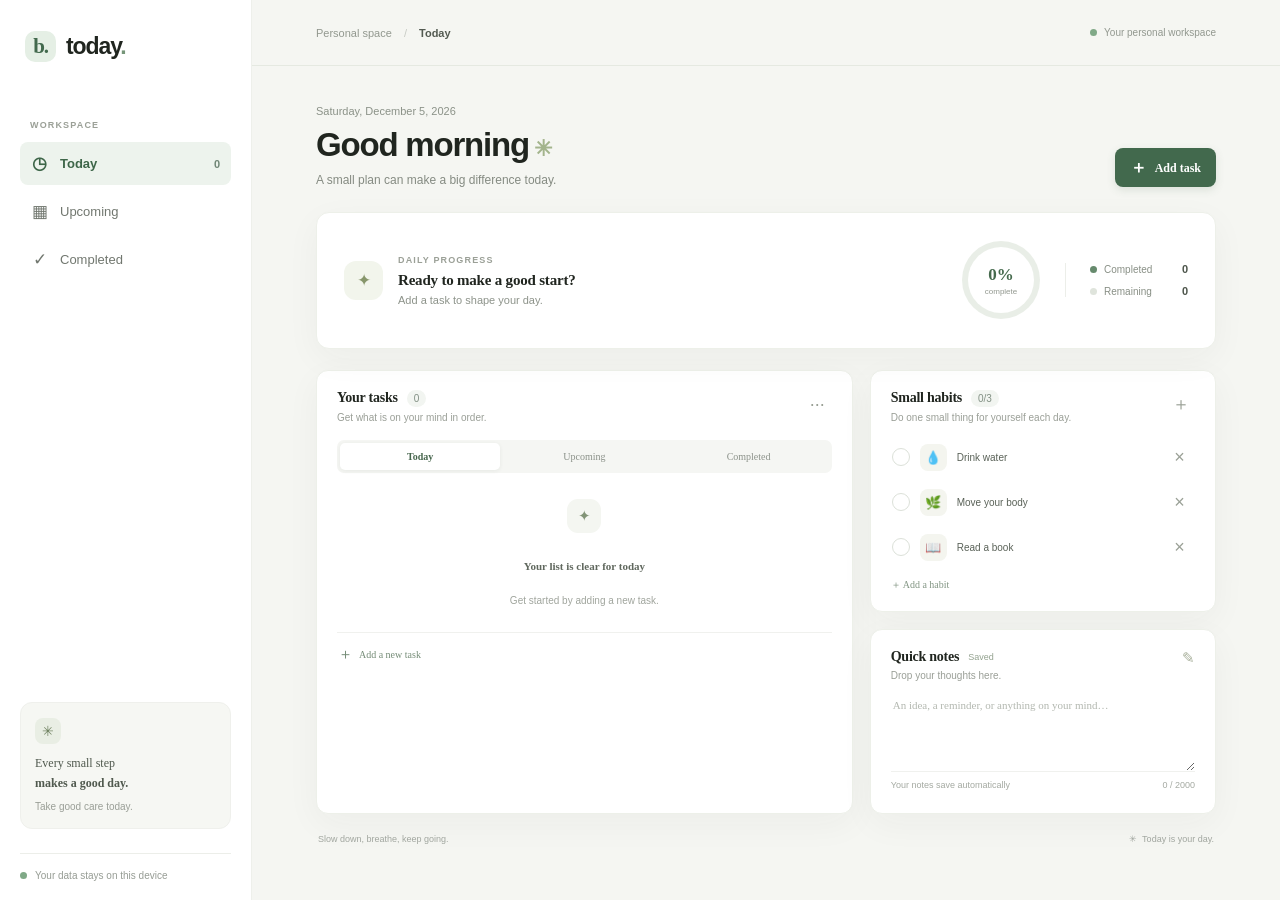
<file: index.html>
<!doctype html>
<html lang="en">
<head>
  <meta charset="utf-8">
  <meta name="viewport" content="width=device-width, initial-scale=1">
  <meta name="theme-color" content="#f5f6f2">
  <title>Today — Daily planner</title>
  <link rel="stylesheet" href="style.css">
</head>
<body>
  <div class="app-shell">
    <aside class="sidebar" aria-label="Main navigation">
      <a class="brand" href="#" aria-label="Today home"><span class="brand-mark">b.</span><span>today<span class="brand-dot">.</span></span></a>
      <p class="nav-caption">WORKSPACE</p>
      <nav class="nav-list">
        <button class="nav-item active" data-filter="today"><span class="nav-icon">◷</span> Today <span class="nav-count" id="todayCount">0</span></button>
        <button class="nav-item" data-filter="upcoming"><span class="nav-icon">▦</span> Upcoming</button>
        <button class="nav-item" data-filter="completed"><span class="nav-icon">✓</span> Completed</button>
      </nav>
      <div class="sidebar-bottom"><div class="side-note-icon">✳</div><p>Every small step<br><strong>makes a good day.</strong></p><span>Take good care today.</span></div>
      <div class="side-footer"><span class="status-dot"></span> Your data stays on this device</div>
    </aside>

    <main class="main-content">
      <header class="topbar"><span class="breadcrumb">Personal space <span>/</span> <strong id="breadcrumbTitle">Today</strong></span><span class="local-badge"><span class="status-dot"></span> Your personal workspace</span></header>
      <div class="content-wrap">
        <section class="welcome-row">
          <div><p class="date-label" id="dateLabel"></p><h1 id="pageTitle">Good morning<span class="wave"> ✳</span></h1><p class="welcome-subtitle" id="subtitle">A small plan can make a big difference today.</p></div>
          <button class="button button-primary add-task-top" id="addTaskTop"><span>＋</span> Add task</button>
        </section>

        <section class="progress-card" aria-label="Daily progress">
          <div class="progress-copy"><div class="progress-icon">✦</div><div><p class="eyebrow">DAILY PROGRESS</p><h2 id="progressText">Ready to make a good start?</h2><p id="progressDetail">Add a task to shape your day.</p></div></div>
          <div class="progress-visual"><div class="progress-ring" id="progressRing" role="img" aria-label="0 percent complete"><div><strong id="progressPercent">0%</strong><span>complete</span></div></div></div>
          <div class="progress-meta"><span><i class="legend-dot done-dot"></i > Completed <strong id="doneCount">0</strong></span><span><i class="legend-dot todo-dot"></i > Remaining <strong id="remainingCount">0</strong></span></div>
        </section>

        <div class="dashboard-grid">
          <section class="panel tasks-panel">
            <div class="panel-heading"><div><div class="title-line"><h2 id="taskHeading">Your tasks</h2><span class="soft-count" id="taskTotal">0</span></div><p id="taskDescription">Get what is on your mind in order.</p></div><button class="icon-button" id="moreTasks" aria-label="Task options" title="Clear completed tasks">···</button></div>
            <div class="filter-tabs" role="tablist" aria-label="Task filters"><button class="filter-tab selected" data-filter="today" role="tab" aria-selected="true">Today</button><button class="filter-tab" data-filter="upcoming" role="tab" aria-selected="false">Upcoming</button><button class="filter-tab" data-filter="completed" role="tab" aria-selected="false">Completed</button></div>
            <div id="taskList" class="task-list" aria-live="polite"></div>
            <button class="add-task-inline" id="addTaskInline"><span>＋</span> Add a new task</button>
          </section>

          <section class="panel habits-panel"><div class="panel-heading"><div><div class="title-line"><h2>Small habits</h2><span class="soft-count" id="habitProgress">0/0</span></div><p>Do one small thing for yourself each day.</p></div><button class="icon-button" id="addHabit" aria-label="Add a habit" title="Add a habit">＋</button></div><div class="habit-list" id="habitList"></div><button class="text-action" id="addHabitText">＋ Add a habit</button></section>

          <section class="panel notes-panel"><div class="panel-heading"><div><div class="title-line"><h2>Quick notes</h2><span class="note-saved" id="noteStatus">Saved</span></div><p>Drop your thoughts here.</p></div><span class="note-icon">✎</span></div><label class="sr-only" for="quickNote">Quick notes</label><textarea id="quickNote" maxlength="2000" placeholder="An idea, a reminder, or anything on your mind…"></textarea><div class="note-footer"><span>Your notes save automatically</span><span id="noteCount">0 / 2000</span></div></section>
        </div>
        <footer class="page-footer"><span>Slow down, breathe, keep going.</span><span>✳ &nbsp;Today is your day.</span></footer>
      </div>
    </main>
  </div>

  <dialog id="taskDialog" class="task-dialog"><form id="taskForm"><div class="dialog-header"><div><p class="eyebrow">PLAN YOUR DAY</p><h2 id="dialogTitle">New task</h2></div><button type="button" class="icon-button close-dialog" aria-label="Close dialog">×</button></div><label class="field-label" for="taskName">Task name</label><input id="taskName" name="title" maxlength="120" placeholder="e.g. Read a book" required><div class="field-row"><div><label class="field-label" for="taskPriority">Priority</label><select id="taskPriority" name="priority"><option value="low">Low</option><option value="medium" selected>Medium</option><option value="high">High</option></select></div><div><label class="field-label" for="taskDue">Due date <span>(optional)</span></label><input type="date" id="taskDue" name="due"></div></div><div class="dialog-actions"><button type="button" class="button button-quiet" id="cancelTask">Cancel</button><button class="button button-primary" type="submit" id="saveTask">Add task</button></div></form></dialog>
  <div id="toast" class="toast" role="status" aria-live="polite"></div>
  <script src="app.js"></script>
</body>
</html>
</file>
<file: style.css>
:root{--ink:#20251f;--muted:#858b82;--line:#eceee9;--green:#42694d;--green-dark:#34543d;--green-pale:#edf3ed;--canvas:#f5f6f2;--white:#fff;--amber:#d89943;--red:#c86464;--shadow:0 10px 35px rgba(42,52,40,.045)}*{box-sizing:border-box}body{margin:0;background:var(--canvas);color:var(--ink);font-family:'DM Sans',sans-serif;font-size:14px;-webkit-font-smoothing:antialiased}.app-shell{min-height:100vh}.sidebar{position:fixed;inset:0 auto 0 0;width:252px;background:#fff;border-right:1px solid #eef0eb;padding:31px 20px 19px;display:flex;flex-direction:column;z-index:2}.brand{font:800 23px Manrope,sans-serif;letter-spacing:-1.1px;display:flex;align-items:center;gap:10px;color:var(--ink);text-decoration:none;margin:0 0 58px 5px}.brand-mark{display:grid;place-items:center;width:31px;height:31px;border-radius:10px;background:#e5efe5;color:var(--green);font:800 21px Manrope}.brand-dot{color:#769679}.nav-caption,.eyebrow{font-size:9px;font-weight:700;letter-spacing:1.15px;color:#9ba097;margin:0 0 12px 10px}.nav-list{display:grid;gap:5px}.nav-item{height:43px;display:flex;align-items:center;gap:12px;padding:0 11px;border:0;background:transparent;border-radius:8px;color:#71776f;text-align:left;font:500 13px 'DM Sans',sans-serif;cursor:pointer}.nav-item:hover{background:#f7f8f5}.nav-item.active{background:#edf3ed;color:#3e6649;font-weight:600}.nav-icon{width:17px;text-align:center;font-size:17px}.nav-count{margin-left:auto;color:#708676;font-size:11px}.sidebar-bottom{margin-top:auto;margin-bottom:24px;background:#f6f7f3;border:1px solid #eff0ec;border-radius:12px;padding:15px 14px}.side-note-icon{width:26px;height:26px;display:grid;place-items:center;border-radius:8px;background:#e9eee4;color:#6e805f}.sidebar-bottom p{font:500 12px/1.65 Manrope;margin:10px 0 3px;color:#50594e}.sidebar-bottom p strong{font-weight:700}.sidebar-bottom>span{font-size:10px;color:#9a9f97}.side-footer{padding-top:16px;border-top:1px solid var(--line);font-size:10px;color:#969c94;display:flex;gap:8px;align-items:center}.status-dot{display:inline-block;width:7px;height:7px;background:#80a987;border-radius:100%}.main-content{margin-left:252px;min-height:100vh}.topbar{height:66px;padding:0 clamp(25px,5vw,74px);display:flex;align-items:center;justify-content:space-between;border-bottom:1px solid rgba(226,230,222,.8);font-size:11px;color:#92988f}.breadcrumb span{margin:0 9px;color:#c7cbc4}.breadcrumb strong{color:#535a51;font-weight:600}.local-badge{display:flex;align-items:center;gap:7px;font-size:10px}.content-wrap{max-width:1150px;margin:0 auto;padding:39px clamp(25px,5vw,74px) 24px}.welcome-row{display:flex;justify-content:space-between;align-items:flex-end;margin-bottom:25px}.date-label{font-size:11px;color:#8b9288;margin:0 0 8px;text-transform:capitalize}.welcome-row h1{font:700 clamp(25px,3vw,33px)/1.2 Manrope,sans-serif;letter-spacing:-1.2px;margin:0}.wave{color:#a3b48c;font-size:22px}.welcome-subtitle{margin:8px 0 0;color:#858b82;font-size:12px}.button{height:39px;padding:0 15px;border:0;border-radius:8px;font:600 12px 'DM Sans';cursor:pointer;transition:background .15s,transform .15s}.button:active{transform:translateY(1px)}.button-primary{background:var(--green);color:white;box-shadow:0 3px 9px #42694d25}.button-primary:hover{background:var(--green-dark)}.add-task-top span{font-size:17px;vertical-align:-1px;margin-right:5px}.progress-card{background:#fff;border:1px solid #edf0e9;border-radius:13px;min-height:137px;display:flex;align-items:center;padding:21px 27px;box-shadow:var(--shadow);position:relative;margin-bottom:21px}.progress-copy{display:flex;align-items:center;gap:15px;flex:1}.progress-icon{width:39px;height:39px;background:#f2f5ec;border-radius:12px;display:grid;place-items:center;color:#87966b;font-size:17px}.progress-copy .eyebrow{margin:0 0 7px;font-size:9px}.progress-copy h2{font:600 15px Manrope;margin:0 0 5px;letter-spacing:-.2px}.progress-copy p:last-child{font-size:11px;color:#8d938a;margin:0}.progress-ring{width:78px;height:78px;border-radius:50%;background:conic-gradient(#62836a 0%,#e9eee7 0);display:grid;place-items:center;position:relative}.progress-ring:before{content:'';position:absolute;inset:6px;border-radius:50%;background:white}.progress-ring>div{z-index:1;display:flex;flex-direction:column;align-items:center;gap:2px}.progress-ring strong{font:700 17px Manrope;color:#456a4d}.progress-ring span{font-size:8px;color:#92988f}.progress-meta{margin-left:25px;padding-left:24px;border-left:1px solid var(--line);display:grid;gap:10px;min-width:123px}.progress-meta span{font-size:10px;color:#888f85;display:flex;align-items:center;gap:7px}.progress-meta strong{margin-left:auto;color:#4d554b;font-size:11px}.legend-dot{width:7px;height:7px;border-radius:50%;display:inline-block}.done-dot{background:#668a6d}.todo-dot{background:#dfe4dc}.dashboard-grid{display:grid;grid-template-columns:minmax(0,1.55fr) minmax(260px,1fr);gap:17px}.panel{background:white;border:1px solid #edf0e9;border-radius:12px;padding:19px 20px;box-shadow:var(--shadow);min-width:0}.tasks-panel{grid-row:span 2}.panel-heading{display:flex;align-items:flex-start;justify-content:space-between}.title-line{display:flex;align-items:center;gap:9px}.title-line h2{font:600 14px Manrope;margin:0;letter-spacing:-.25px}.soft-count{font-size:10px;color:#829084;background:#f2f5f1;border-radius:10px;padding:3px 7px}.panel-heading p{font-size:10px;color:#9a9f97;margin:5px 0 0}.icon-button{width:29px;height:29px;border:0;border-radius:7px;background:transparent;color:#9aa096;cursor:pointer;font-size:18px;display:grid;place-items:center}.icon-button:hover{background:#f5f7f3;color:#555e54}.filter-tabs{display:flex;gap:4px;background:#f5f6f3;border-radius:7px;padding:3px;margin:17px 0 3px}.filter-tab{border:0;background:transparent;flex:1;height:27px;border-radius:5px;color:#8c928a;font:500 10px 'DM Sans';cursor:pointer}.filter-tab.selected{background:white;color:#47664d;box-shadow:0 1px 4px #29342512;font-weight:600}.task-list{min-height:156px}.task-row{display:flex;align-items:center;gap:10px;padding:12px 2px;border-bottom:1px solid #f0f1ee;min-height:50px}.task-check{appearance:none;flex:none;width:17px;height:17px;border:1.5px solid #d7dcd4;border-radius:5px;margin:0;cursor:pointer;display:grid;place-items:center}.task-check:checked{border-color:#62836a;background:#62836a}.task-check:checked:after{content:'✓';color:white;font-size:11px;font-weight:700}.task-info{min-width:0;flex:1}.task-title{font-size:11px;color:#4d544b;overflow-wrap:anywhere}.task-row.is-done .task-title{text-decoration:line-through;color:#aeb3ab}.task-meta{display:flex;align-items:center;gap:8px;margin-top:5px;font-size:9px;color:#a0a59d}.priority{display:inline-flex;align-items:center;gap:4px}.priority:before{content:'';width:5px;height:5px;border-radius:50%;background:#91aa91}.priority.high:before{background:#d5776e}.priority.low:before{background:#b8bfaa}.task-date{color:#969b92}.task-date.overdue{color:#c4645c}.row-actions{display:flex;gap:1px;opacity:0;transition:opacity .15s}.task-row:hover .row-actions,.task-row:focus-within .row-actions{opacity:1}.row-actions button{border:0;background:transparent;color:#9ca198;cursor:pointer;width:25px;height:25px;border-radius:5px}.row-actions button:hover{background:#f3f4f1;color:#4c564a}.empty-state{display:grid;place-items:center;text-align:center;min-height:154px;padding:15px}.empty-illustration{width:34px;height:34px;border-radius:11px;background:#f4f6f1;color:#829477;display:grid;place-items:center;font-size:15px;margin-bottom:9px}.empty-state strong{font:600 11px Manrope;color:#60685e}.empty-state p{font-size:10px;color:#a0a59d;margin:5px 0 0}.add-task-inline{border:0;border-top:1px solid #f0f1ee;background:transparent;width:100%;text-align:left;padding:12px 1px 1px;color:#758c77;font:500 10px 'DM Sans';cursor:pointer}.add-task-inline span{font-size:15px;vertical-align:-1px;margin-right:4px}.habits-panel{min-height:186px}.habit-list{margin-top:12px}.habit-row{display:flex;align-items:center;gap:10px;padding:8px 1px}.habit-check{width:18px;height:18px;border:1.5px solid #dce1d9;border-radius:50%;appearance:none;cursor:pointer;display:grid;place-items:center;margin:0;flex:none}.habit-check:checked{background:#78917a;border-color:#78917a}.habit-check:checked:after{content:'✓';font-size:10px;color:white}.habit-emoji{width:27px;height:27px;border-radius:8px;display:grid;place-items:center;background:#f4f5ef;font-size:13px}.habit-name{font-size:10px;color:#5a6258;flex:1}.habit-row.complete .habit-name{color:#a6aca3;text-decoration:line-through}.habit-empty{font-size:10px;color:#9da39b;padding:14px 0 11px}.text-action{background:transparent;border:0;color:#829583;font:500 10px 'DM Sans';cursor:pointer;padding:8px 0 0}.text-action:hover{color:#47694d}.notes-panel{min-height:185px}.note-saved{font-size:9px;color:#93a28f}.note-icon{color:#a6ae99;font-size:15px}.notes-panel textarea{display:block;width:100%;height:76px;margin-top:14px;border:0;resize:vertical;outline:0;font:11px/1.55 'DM Sans';color:#51584f;background:transparent}.notes-panel textarea::placeholder{color:#b3b8b0}.note-footer{padding-top:8px;border-top:1px solid #f0f1ee;display:flex;justify-content:space-between;font-size:9px;color:#a4a9a1}.page-footer{display:flex;justify-content:space-between;padding:20px 2px 0;color:#a1a69f;font-size:9px}.task-dialog{width:min(440px,calc(100% - 32px));border:1px solid #e9ece5;border-radius:14px;padding:24px;background:white;box-shadow:0 22px 80px #20251f30}.task-dialog::backdrop{background:#23291f55;backdrop-filter:blur(2px)}.dialog-header{display:flex;justify-content:space-between;align-items:flex-start;margin-bottom:22px}.dialog-header .eyebrow{margin:0 0 5px}.dialog-header h2{font:700 20px Manrope;letter-spacing:-.5px;margin:0}.close-dialog{font-size:21px}.field-label{display:block;font-size:11px;font-weight:600;color:#5a6258;margin:0 0 7px}.field-label span{font-weight:400;color:#a1a69f}.task-dialog input,.task-dialog select{width:100%;height:40px;border:1px solid #e4e8e1;border-radius:7px;padding:0 11px;color:#454c43;background:white;font:12px 'DM Sans';outline:none}.task-dialog input:focus,.task-dialog select:focus{border-color:#78947b;box-shadow:0 0 0 3px #eaf0e9}.field-row{display:grid;grid-template-columns:1fr 1fr;gap:13px;margin-top:17px}.dialog-actions{display:flex;justify-content:flex-end;gap:8px;margin-top:26px}.button-quiet{background:#f4f5f2;color:#697066}.button-quiet:hover{background:#eaede7}.toast{position:fixed;bottom:23px;left:50%;transform:translate(-50%,15px);opacity:0;pointer-events:none;padding:10px 15px;border-radius:8px;background:#263329;color:white;font-size:11px;box-shadow:0 6px 25px #141a1530;transition:.2s;z-index:5}.toast.show{opacity:1;transform:translate(-50%,0)}.sr-only{position:absolute;width:1px;height:1px;padding:0;margin:-1px;overflow:hidden;clip:rect(0,0,0,0);white-space:nowrap;border:0}button:focus-visible,a:focus-visible,input:focus-visible,textarea:focus-visible,select:focus-visible{outline:2px solid #78947b;outline-offset:2px}@media(min-width:1350px){.content-wrap{padding-top:49px}.progress-card{min-height:150px}.task-list{min-height:180px}}@media(max-width:850px){.sidebar{width:205px;padding-inline:15px}.main-content{margin-left:205px}.topbar{padding:0 25px}.content-wrap{padding:31px 25px 20px}.dashboard-grid{grid-template-columns:minmax(0,1.2fr) minmax(225px,1fr);gap:12px}.panel{padding:16px}.progress-card{padding:18px}.progress-meta{margin-left:15px;padding-left:15px;min-width:105px}}@media(max-width:650px){.sidebar{position:sticky;top:0;width:100%;height:auto;padding:10px 14px;background:#fff;border-right:0;border-bottom:1px solid var(--line);display:flex;flex-direction:row;align-items:center;gap:14px}.brand{margin:0;font-size:20px}.brand-mark{width:28px;height:28px}.nav-caption,.sidebar-bottom,.side-footer{display:none}.nav-list{display:flex;gap:3px;overflow-x:auto}.nav-item{height:34px;white-space:nowrap;padding:0 9px;font-size:11px;gap:6px}.nav-icon{font-size:14px;width:auto}.nav-count{display:none}.main-content{margin:0}.topbar{height:44px;padding:0 18px}.local-badge{font-size:0}.local-badge .status-dot{font-size:initial}.content-wrap{padding:25px 17px 22px}.welcome-row{align-items:center;margin-bottom:20px}.welcome-row h1{font-size:25px}.welcome-subtitle{font-size:10px;max-width:235px;line-height:1.5}.add-task-top{font-size:0;width:39px;padding:0;flex:none}.add-task-top span{font-size:21px;margin:0}.progress-card{padding:16px;min-height:119px;flex-wrap:wrap;gap:13px}.progress-copy{gap:10px}.progress-icon{width:33px;height:33px}.progress-copy h2{font-size:12px}.progress-copy p:last-child{font-size:9px}.progress-ring{width:62px;height:62px}.progress-ring strong{font-size:14px}.progress-meta{width:100%;display:flex;margin:0;padding:10px 0 0;border-left:0;border-top:1px solid var(--line);justify-content:space-between}.progress-meta span{font-size:9px}.progress-meta strong{margin-left:2px}.dashboard-grid{grid-template-columns:1fr;gap:12px}.tasks-panel{grid-row:auto}.panel{padding:17px}.task-list{min-height:105px}.empty-state{min-height:105px}.task-row{padding:11px 2px}.row-actions{opacity:1}.habits-panel,.notes-panel{min-height:0}.notes-panel textarea{height:86px}.page-footer{padding-top:17px;font-size:8px}.task-dialog{padding:20px}.filter-tab{font-size:10px}}@media(prefers-reduced-motion:reduce){*,*:before,*:after{scroll-behavior:auto!important;transition:none!important}}
</file>
